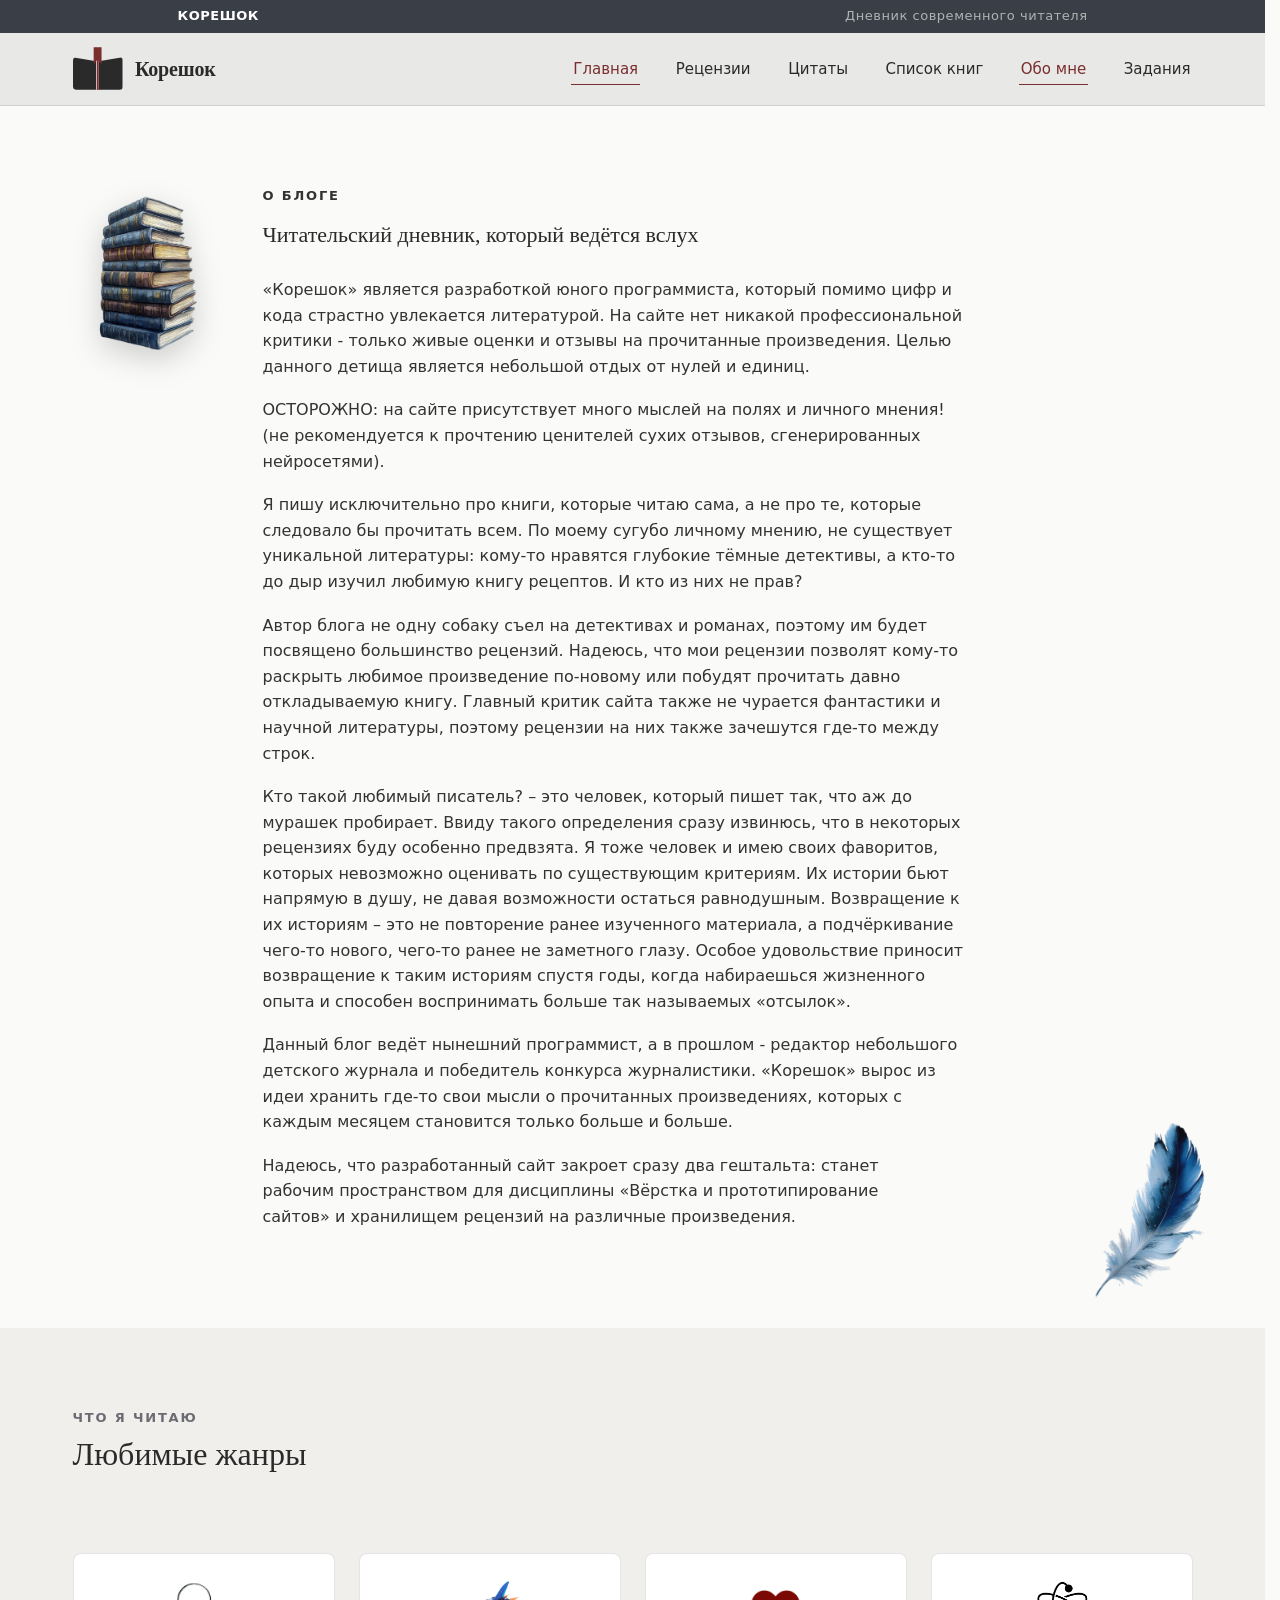
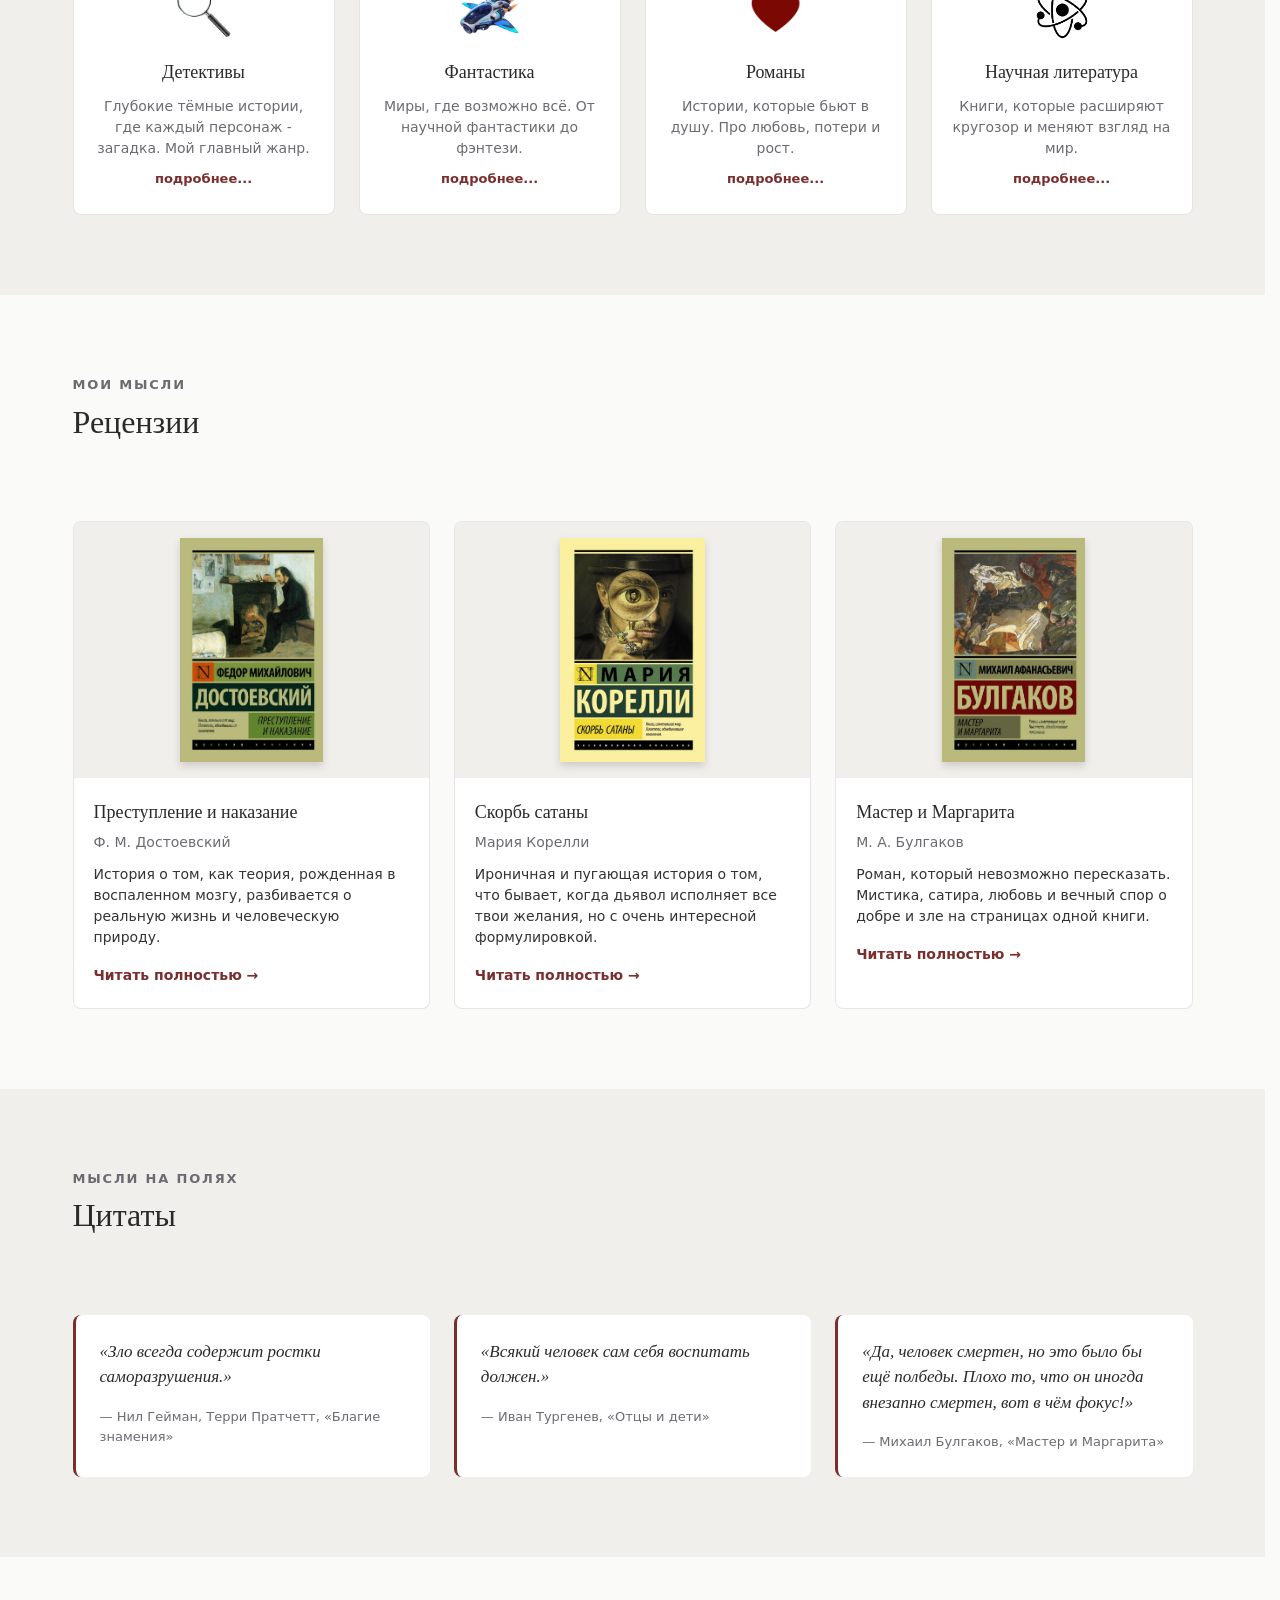
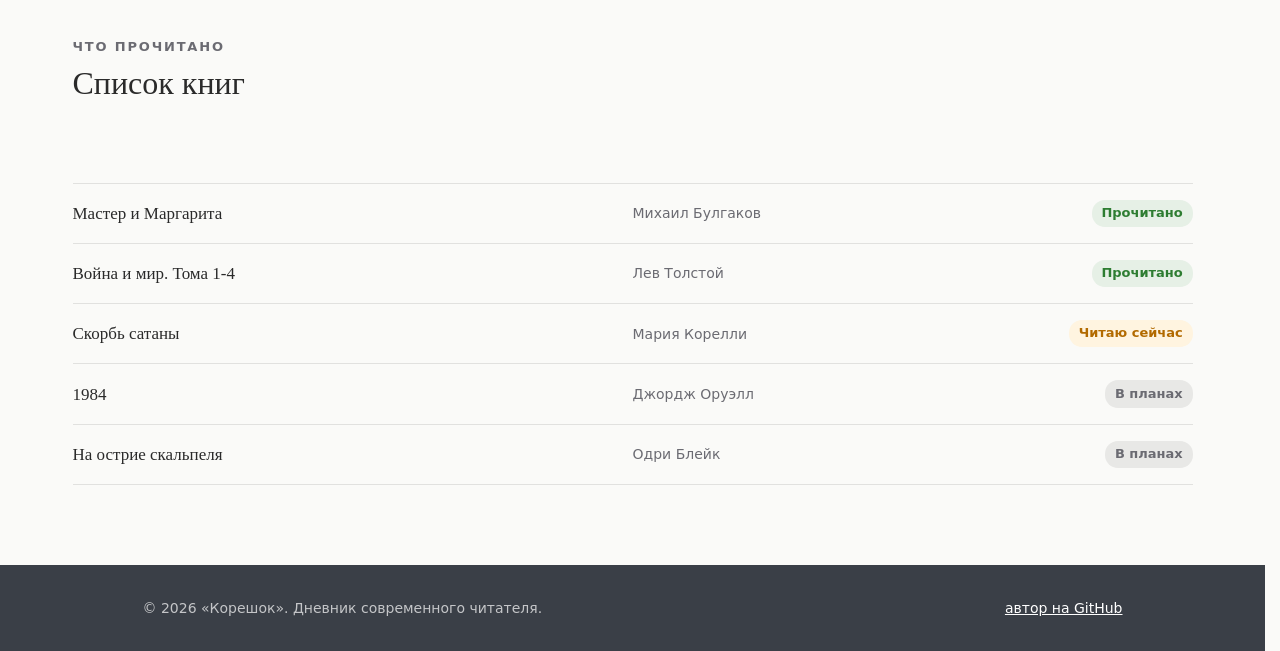
<file: index.html>
<!DOCTYPE html>
<html lang="ru">
    <head>
        <meta charset="UTF-8">
        <meta name="viewport" content="width=device-width, initial-scale=1.0">
        <title>Корешок - дневник современного читателя</title>
            
            <link rel="stylesheet" href="css/variables.css">
            <link rel="stylesheet" href="css/logo.css">
            <link rel="stylesheet" href="css/header.css">
            <link rel="stylesheet" href="css/hero.css">
            <link rel="stylesheet" href="css/components.css">
            <link rel="stylesheet" href="css/modals.css">
            <link rel="stylesheet" href="css/footer.css">
            <link rel="stylesheet" href="css/responsive.css">
    </head> 

<body>
    <!-- верхняя полоска (тёмная) -->
    <div class="topbar">
        <div class="container topbar_inner">
            <span class="topbar_text">Корешок</span>
            <span class="topbar_meta">Дневник современного читателя</span>
        </div>
    </div>

    <!-- шапка с меню -->
    <header class="header">
        <div class="container header_inner">
            <a href="index.html" class="logo" aria-label="Корешок — на главную">
                <span class="logo_book">
                    <!-- отрисовка логотипа -->
                    <span class="logo_page logo_page--left"></span>
                    <span class="logo_page logo_page--right"></span>
                    <span class="logo_bookmark"></span>
                </span>
                <span class="logo_text">Корешок</span>
            </a>

            <nav class="nav" aria-label="Основная навигация">
                <ul class="nav_list">
                    <li><a href="#about" class="nav_link">Главная</a></li>
                    <li><a href="#reviews" class="nav_link">Рецензии</a></li>
                    <li><a href="#quotes" class="nav_link">Цитаты</a></li>
                    <li><a href="#books" class="nav_link">Список книг</a></li>
                    <li><a href="#about" class="nav_link">Обо мне</a></li>
                    <li><a href="tasks/tasks.html" class="nav_link">Задания</a></li>
                </ul>
            </nav>
        </div>
    </header>

    <main>
    <!-- блок о блоге -->
    <section class="about" id="about">
      <div class="container about_inner">
        <div class="about_media">
          <img src="image/main_page/books-no-bg.png" alt="Стопка книг" class="about_books">
        </div>
        <div class="about_text">
          <p class="about_tag">О блоге</p>
          <h1 class="about_title">Читательский дневник, который ведётся вслух</h1>

          <p>«Корешок» является разработкой юного программиста, который помимо цифр и кода страстно увлекается литературой. На сайте нет никакой профессиональной критики - только живые оценки и отзывы на прочитанные произведения. Целью данного детища является небольшой отдых от нулей и единиц.</p>
          <p>ОСТОРОЖНО: на сайте присутствует много мыслей на полях и личного мнения! (не рекомендуется к прочтению ценителей сухих отзывов, сгенерированных нейросетями).</p>
          <p>Я пишу исключительно про книги, которые читаю сама, а не про те, которые следовало бы прочитать всем. По моему сугубо личному мнению, не существует уникальной литературы: кому-то нравятся глубокие тёмные детективы, а кто-то до дыр изучил любимую книгу рецептов. И кто из них не прав?</p>
          <p>Автор блога не одну собаку съел на детективах и романах, поэтому им будет посвящено большинство рецензий. Надеюсь, что мои рецензии позволят кому-то раскрыть любимое произведение по-новому или побудят прочитать давно откладываемую книгу. Главный критик сайта также не чурается фантастики и научной литературы, поэтому рецензии на них также зачешутся где-то между строк.</p>
          <p>Кто такой любимый писатель? – это человек, который пишет так, что аж до мурашек пробирает. Ввиду такого определения сразу извинюсь, что в некоторых рецензиях буду особенно предвзята. Я тоже человек и имею своих фаворитов, которых невозможно оценивать по существующим критериям. Их истории бьют напрямую в душу, не давая возможности остаться равнодушным. Возвращение к их историям – это не повторение ранее изученного материала, а подчёркивание чего-то нового, чего-то ранее не заметного глазу. Особое удовольствие приносит возвращение к таким историям спустя годы, когда набираешься жизненного опыта и способен воспринимать больше так называемых «отсылок».</p>
          <p>Данный блог ведёт нынешний программист, а в прошлом - редактор небольшого детского журнала и победитель конкурса журналистики. «Корешок» вырос из идеи хранить где-то свои мысли о прочитанных произведениях, которых с каждым месяцем становится только больше и больше. </p>
          <p>Надеюсь, что разработанный сайт закроет сразу два гештальта: станет рабочим пространством для дисциплины «Вёрстка и прототипирование сайтов» и хранилищем рецензий на различные произведения.</p>
        </div>
      </div>
      <img src="image/main_page/stylus-no-bg.png" alt="" class="about_quill" aria-hidden="true">
    </section>

    <!-- блок любимые жанры -->
    <section class="genres" id="genres">
        <div class="container">
            <p class="genres_tag">Что я читаю</p>
            <h2 class="genres_title">Любимые жанры</h2>
            <div class="genres_grid">

                <!-- детективы -->
                <a href="#modal-detective" class="genre_card">
                    <img src="image/genres/detective.png" alt="Детективы" class="genre_img">
                    <h3 class="genre_name">Детективы</h3>
                    <p class="genre_desc">Глубокие тёмные истории, где каждый персонаж - загадка. Мой главный жанр.</p>
                    <span class="genre_more">подробнее...</span>
                </a>

                <!-- фантастика -->
                <a href="#modal-fantasy" class="genre_card">
                    <img src="image/genres/fantasy.png" alt="Фантастика" class="genre_img">
                    <h3 class="genre_name">Фантастика</h3>
                    <p class="genre_desc">Миры, где возможно всё. От научной фантастики до фэнтези.</p>
                    <span class="genre_more">подробнее...</span>
                </a>

                <!-- романы -->
                <a href="#modal-novel" class="genre_card">
                    <img src="image/genres/novel.png" alt="Романы" class="genre_img">
                    <h3 class="genre_name">Романы</h3>
                    <p class="genre_desc">Истории, которые бьют в душу. Про любовь, потери и рост.</p>
                    <span class="genre_more">подробнее...</span>
                </a>

                <!-- научная литература -->
                <a href="#modal-science" class="genre_card">
                    <img src="image/genres/science.png" alt="Научная литература" class="genre_img">
                    <h3 class="genre_name">Научная литература</h3>
                    <p class="genre_desc">Книги, которые расширяют кругозор и меняют взгляд на мир.</p>
                    <span class="genre_more">подробнее...</span>
                </a>

            </div>
        </div>
    </section>

    <!-- блок рецензии -->
    <section class="reviews" id="reviews">
        <div class="container">
            <p class="reviews_tag">Мои мысли</p>
            <h2 class="reviews_title">Рецензии</h2>
            <div class="reviews_grid">

                <!-- книга Преступление и наказание -->
                <article class="review_card">
                    <div class="review_cover">
                        <img src="image/reviews/crime-and-punishment.jpg" alt="Преступление и наказание" class="review_img">
                    </div>
                    <div class="review_body">
                        <h3 class="review_name">Преступление и наказание</h3>
                        <p class="review_author">Ф. М. Достоевский</p>
                        <p class="review_text">История о том, как теория, рожденная в воспаленном мозгу, разбивается о реальную жизнь и человеческую природу.</p>
                        <a href="#modal-review-1" class="review_link">Читать полностью →</a>
                    </div>
                </article>

                <!-- книга Скорбь сатаны -->
                <article class="review_card">
                    <div class="review_cover">
                        <img src="image/reviews/sorrow-of-satan.jpg" alt="Скорбь сатаны" class="review_img">
                    </div>
                    <div class="review_body">
                        <h3 class="review_name">Скорбь сатаны</h3>
                        <p class="review_author">Мария Корелли</p>
                        <p class="review_text">Ироничная и пугающая история о том, что бывает, когда дьявол исполняет все твои желания, но с очень интересной формулировкой.</p>
                        <a href="#modal-review-2" class="review_link">Читать полностью →</a>
                    </div>
                </article>

                <!-- книга Мастер и Маргарита -->
                <article class="review_card">
                    <div class="review_cover">
                        <img src="image/reviews/master-and-margarita.jpg" alt="Мастер и Маргарита" class="review_img">
                    </div>
                    <div class="review_body">
                        <h3 class="review_name">Мастер и Маргарита</h3>
                        <p class="review_author">М. А. Булгаков</p>
                        <p class="review_text">Роман, который невозможно пересказать. Мистика, сатира, любовь и вечный спор о добре и зле на страницах одной книги.</p>
                        <a href="#modal-review-3" class="review_link">Читать полностью →</a>
                    </div>
                </article>

            </div>
        </div>
    </section>

    <!-- блок цитаты -->
    <section class="quotes" id="quotes">
        <div class="container">
            <p class="quotes_tag">Мысли на полях</p>
            <h2 class="quotes_title">Цитаты</h2>
            <div class="quotes_grid">

                <blockquote class="quote_card">
                    <p class="quote_text">«Зло всегда содержит ростки саморазрушения.»</p>
                    <footer class="quote_author">— Нил Гейман, Терри Пратчетт, «Благие знамения»</footer>
                </blockquote>

                <blockquote class="quote_card">
                    <p class="quote_text">«Всякий человек сам себя воспитать должен.»</p>
                    <footer class="quote_author">— Иван Тургенев, «Отцы и дети»</footer>
                </blockquote>

                <blockquote class="quote_card">
                    <p class="quote_text">«Да, человек смертен, но это было бы ещё полбеды. Плохо то, что он иногда внезапно смертен, вот в чём фокус!»</p>
                    <footer class="quote_author">— Михаил Булгаков, «Мастер и Маргарита»</footer>
                </blockquote>

            </div>
        </div>
    </section>

    <!-- блок список книг -->
    <section class="books" id="books">
        <div class="container">
            <p class="books_tag">Что прочитано</p>
            <h2 class="books_title">Список книг</h2>
            <ul class="books_list">
                <li class="books_item">
                    <span class="books_name">Мастер и Маргарита</span>
                    <span class="books_author">Михаил Булгаков</span>
                    <span class="books_status books_status--read">Прочитано</span>
                </li>
                <li class="books_item">
                    <span class="books_name">Война и мир. Тома 1-4</span>
                    <span class="books_author">Лев Толстой</span>
                    <span class="books_status books_status--read">Прочитано</span>
                </li>
                <li class="books_item">
                    <span class="books_name">Скорбь сатаны</span>
                    <span class="books_author">Мария Корелли</span>
                    <span class="books_status books_status--reading">Читаю сейчас</span>
                </li>
                <li class="books_item">
                    <span class="books_name">1984</span>
                    <span class="books_author">Джордж Оруэлл</span>
                    <span class="books_status books_status--plan">В планах</span>
                </li>
                <li class="books_item">
                    <span class="books_name">На острие скальпеля</span>
                    <span class="books_author">Одри Блейк</span>
                    <span class="books_status books_status--plan">В планах</span>
                </li>
            </ul>
        </div>
    </section>
    </main>

    <!-- footer -->
    <footer class="footer">
        <div class="container footer_inner">
            <p class="footer_text">© 2026 «Корешок». Дневник современного читателя.</p>
            <a href="https://github.com/pietoto" class="footer_link" target="_blank" rel="noopener">автор на GitHub</a>
        </div>
    </footer>

    <!-- модальные окна -->

    <!-- модальное окно для детективов -->
    <div id="modal-detective" class="modal">
        <div class="modal-content">
            <a href="#genres" class="modal-close" aria-label="Закрыть"></a>
            <h2>Детективы</h2>
            <div class="modal-body">
                <p>Детективы - это мой главный жанр. Я люблю их за то, что каждый персонаж здесь - загадка, а сюжет держит в напряжении до последней страницы. В хорошем детективе важно не только «кто убил», но и «почему» - мотивы, психология, тёмные уголки человеческой души.</p>
                <p>Мои фавориты в этом жанре - классические английские детективы (Агата Кристи, Артур Конан Дойл) и современные скандинавские триллеры. Люблю, когда автор играет с читателем, подбрасывает ложные следы и заставляет сомневаться в каждом герое.</p>
                <p>Если вы тоже любите детективы - загляните в раздел «Рецензии», там есть несколько моих отзывов на книги этого жанра.</p>
            </div>
            <img src="image/genres/detective.png" alt="" class="modal-decor">
        </div>
    </div>

    <!-- модальное окно для фантастики -->
    <div id="modal-fantasy" class="modal">
        <div class="modal-content">
            <a href="#genres" class="modal-close" aria-label="Закрыть"></a>
            <h2>Фантастика</h2>
            <div class="modal-body">
                <p>Фантастика - это жанр, где возможно всё. Я люблю его за свободу: здесь можно построить целые миры, придумать новые законы физики, заселить планеты необычными существами. Но настоящая фантастика - не про технологии, а про людей. Про то, как мы поведём себя в новых условиях.</p>
                <p>Я читаю и научную фантастику (космос, будущее, ИИ), и фэнтези (магия, драконы, средневековые миры). Ценю книги, где за фантастическим сюжетом скрывается глубокий философский смысл.</p>
                <p>Из любимого - «Дюна» Фрэнка Герберта, «451° по Фаренгейту» Рэя Брэдбери и современные авторы вроде Нила Стивенсона.</p>
            </div>
            <img src="image/genres/fantasy.png" alt="" class="modal-decor">
        </div>
    </div>

    <!-- модальное окно для романов -->
    <div id="modal-novel" class="modal">
        <div class="modal-content">
            <a href="#genres" class="modal-close" aria-label="Закрыть"></a>
            <h2>Романы</h2>
            <div class="modal-body">
                <p>Романы - это истории, которые бьют в душу. Про любовь, потери, взросление и поиск себя. Хороший роман - это когда закрываешь книгу и ещё несколько дней ходишь под впечатлением, прокручивая в голове судьбы героев.</p>
                <p>Я люблю и классические романы (Достоевский, Толстой, Джейн Остин), и современные (Салли Руни, Донна Тартт). Ценю книги, где герои живые - с ошибками, сомнениями и противоречиями.</p>
                <p>Романы - это отдых от детективов и фантастики, возможность погрузиться в человеческие отношения и переживания.</p>
            </div>
            <img src="image/genres/novel.png" alt="" class="modal-decor">
        </div>
    </div>

    <!-- модальное окно для научной литературы -->
    <div id="modal-science" class="modal">
        <div class="modal-content">
            <a href="#genres" class="modal-close" aria-label="Закрыть"></a>
            <h2>Научная литература</h2>
            <div class="modal-body">
                <p>Научная литература - это книги, которые расширяют кругозор и меняют взгляд на мир. Я читаю научпоп про физику, биологию, нейронауки и историю - всё, что помогает лучше понять, как устроен мир и мы сами.</p>
                <p>Из любимого - «Краткая история времени» Стивена Хокинга, «Сапиенс» Юваля Ноя Харари, книги Ричарда Докинза и Карла Сагана. Ценю авторов, которые умеют объяснять сложное простым языком, не теряя глубины.</p>
                <p>Научная литература - это не скучно. Это как путешествие в неизвестное, которое всегда рядом.</p>
            </div>
            <img src="image/genres/science.png" alt="" class="modal-decor">
        </div>
    </div>



    <!-- модальное окно для рецензии на преступление и наказание -->
    <div id="modal-review-1" class="modal">
        <div class="modal-content">
            <a href="#reviews" class="modal-close" aria-label="Закрыть"></a>
            <h2>Преступление и наказание</h2>
            <div class="modal-body">
                <p>Этот роман я читала долго, вдумчиво и с перерывами. Достоевский не пишет легко, но он пишет так, что после закрытия книги ты еще долго сидишь и смотришь в одну точку.</p>
                <p>Раскольников - это персонаж, которого одновременно жаль и от которого хочется отстраниться. Его теория о «право имеющих» рушится в ту же секунду, когда он переступает черту. И весь роман - это путь к осознанию того, что человек не может жить без боли и сострадания.</p>
                <p>Для меня эта книга - не просто классика, а рентген человеческой души. Очень советую читать ее в зрелом возрасте, когда теория уже не кажется такой привлекательной, а понятие «наказание» звучит не как приговор, а как облегчение.</p>
            </div>
        </div>
    </div>

    <!-- модальное окно для рецензии на скорбь сатаны -->
    <div id="modal-review-2" class="modal">
        <div class="modal-content">
            <a href="#reviews" class="modal-close" aria-label="Закрыть"></a>
            <h2>Скорбь сатаны</h2>
            <div class="modal-body">
                <p>Эта книга - отличный пример того, как можно написать историю о дьяволе без ужасов и крови. Люцифер здесь не страшное чудовище, а скорее циничный наблюдатель, которому скучно в аду и хочется посмотреть, как живут люди.</p>
                <p>Он дарит главному герою все: деньги, славу, власть, красоту. Но у всего есть цена. И наблюдать за тем, как герой расплачивается за исполненные желания - это смесь сатиры и трагедии.</p>
                <p>Меня больше всего зацепила ирония автора. Это не просто мистика, это очень тонкий психологический этюд о человеческой жадности, тщеславии и том, что в жизни не бывает бесплатного сыра.</p>
            </div>
        </div>
    </div>

    <!-- модальное окно для рецензии на мастера и Маргариту -->
    <div id="modal-review-3" class="modal">
        <div class="modal-content">
            <a href="#reviews" class="modal-close" aria-label="Закрыть"></a>
            <h2>Мастер и Маргарита</h2>
            <div class="modal-body">
                <p>Мое возвращение к этому роману было трепетным. Впервые я читала его в школе и поняла примерно 30%. Второй раз - в универе, и тогда открылось гораздо больше. А сейчас я перечитываю его и понимаю, что «Мастер и Маргарита» - это не просто книга, это целый мир, в который можно заходить как в свой собственный.</p>
                <p>Воланд со свитой, Иешуа и Пилат, московские главы и вечный бал - здесь нет ничего лишнего. Булгаков смог уместить в одном романе и сатиру на современное ему общество, и трагедию одиночества, и бесконечную любовь.</p>
                <p>Для меня эта книга - о трусости и внутренней свободе. «Трусость - самый страшный порок» - эта фраза с годами становится только точнее. Если вы еще не читали - начните. Если читали - перечитайте. Каждый раз вы будете находить что-то новое.</p>
            </div>
        </div>
    </div>
</body>
</html>
</file>
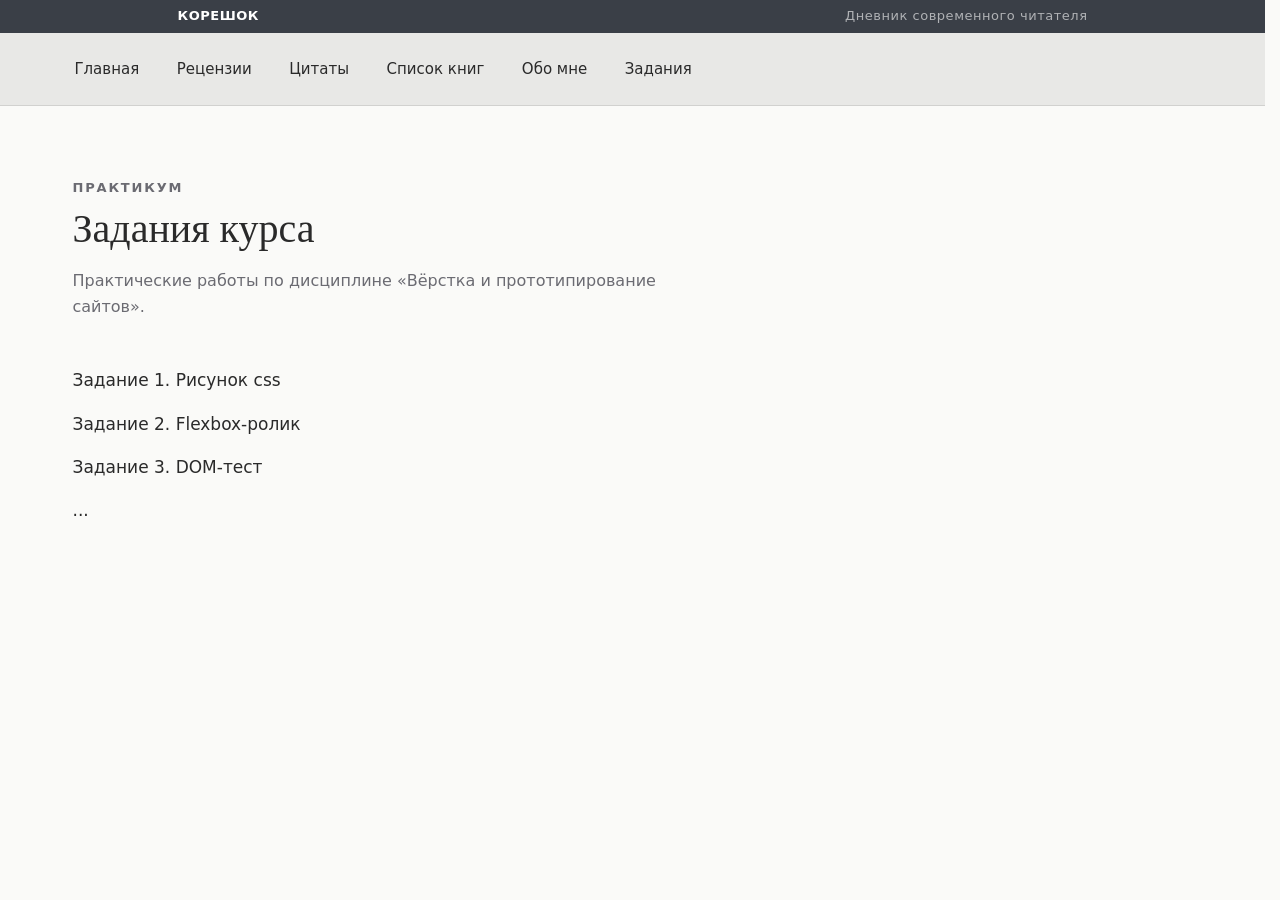
<file: tasks/tasks.html>
<!DOCTYPE html>
<html lang="ru">
<head>
    <meta charset="UTF-8">
    <meta name="viewport" content="width=device-width, initial-scale=1.0">
    <title>Задания курса</title>
    <link rel="stylesheet" href="../css/variables.css">

    <link rel="stylesheet" href="../css/header.css">

    <link rel="stylesheet" href="../css/footer.css">

    <link rel="stylesheet" href="../css/task.css">
    
    <link rel="stylesheet" href="../css/responsive.css">

</head>
<body>

    <!-- верхняя полоска (тёмная) -->
    <div class="topbar">
        <div class="container topbar_inner">
            <span class="topbar_text">Корешок</span>
            <span class="topbar_meta">Дневник современного читателя</span>
        </div>
    </div>

    <!-- верхняя полоска (шапка с меню) -->
    <header class="header">
        <div class="container header_inner">
            <nav class="nav" aria-label="Основная навигация">
                <ul class="nav_list">
                    <li><a href="../index.html">Главная</a></li>
                    <li><a href="../index.html">Рецензии</a></li>
                    <li><a href="../index.html">Цитаты</a></li>
                    <li><a href="../index.html">Список книг</a></li>
                    <li><a href="../index.html">Обо мне</a></li>
                    <li><a href="../index.html" class="is-active">Задания</a></li>
                </ul>
            </nav>
        </div>
    </header>

    <!-- задания -->
    <main class="tasks">
        <div class="container">

            <p class="tasks_tag">Практикум</p>
            <h1 class="tasks_title">Задания курса</h1>
            <p class="tasks_lead">
                Практические работы по дисциплине «Вёрстка и прототипирование сайтов».
            </p>

            <ul class="tasks_list">
                <li><a href="task_pic_css_1/index_task_1.html">Задание 1. Рисунок css</a></li>
                <li><a href="task_flexbox_2/index_task_2.html">Задание 2. Flexbox-ролик</a></li>
                <li><a href="task_test_js_3/index_task_3.html">Задание 3. DOM-тест</a></li>
                <li><a href="tasks.html">...</a></li>
            </ul>

        </div>
    </main>

</body>
</html>
</file>
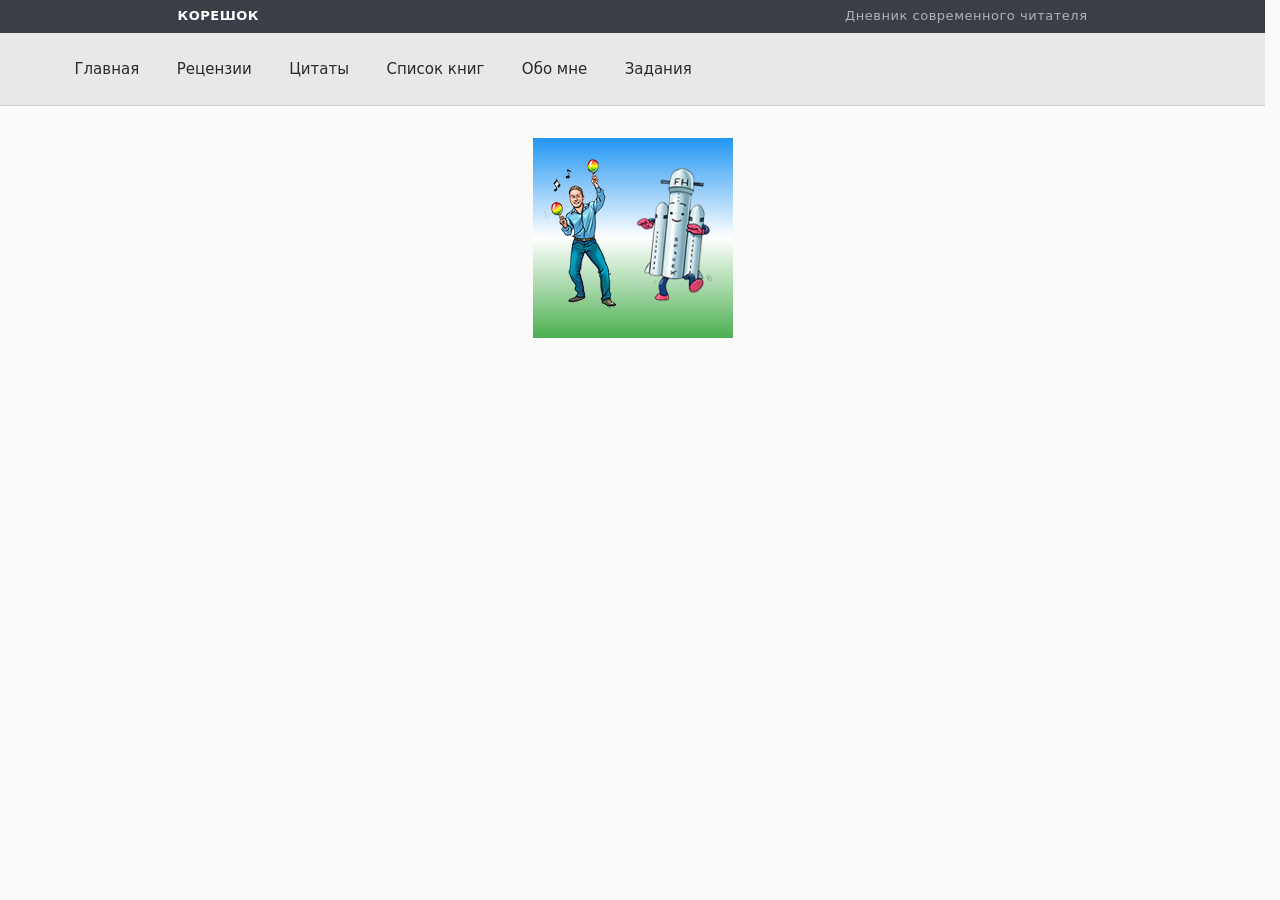
<file: tasks/task_flexbox_2/index_task_2.html>
<!DOCTYPE html>
<html lang="ru">
    <head>
        <meta charset="UTF-8">
        <meta name="viewport" content="width=device-width, initial-scale=1.0">
        <title>Вариант 4</title>
        
        <!-- общие стили -->
        <link rel="stylesheet" href="../../css/variables.css">
        <link rel="stylesheet" href="../../css/header.css">
        <link rel="stylesheet" href="../../css/footer.css">
        <link rel="stylesheet" href="../../css/responsive.css">

        <!-- стиль для анимации картинки -->
         <link rel="stylesheet" href="style/flexbox.css">

    </head>
    <body>
        <!-- верхняя полоска (тёмная) -->
        <div class="topbar">
            <div class="container topbar_inner">
                <span class="topbar_text">Корешок</span>
                <span class="topbar_meta">Дневник современного читателя</span>
            </div>
        </div>

        <!-- верхняя полоска (шапка с меню) -->
         <header class="header">
            <div class="container header_inner">
                <nav class="nav" aria-label="Основная навигация">
                    <ul class="nav_list">
                        <li><a href="../../index.html">Главная</a></li>
                        <li><a href="../../index.html">Рецензии</a></li>
                        <li><a href="../../index.html">Цитаты</a></li>
                        <li><a href="../../index.html">Список книг</a></li>
                        <li><a href="../../index.html">Обо мне</a></li>
                        <li><a href="../tasks.html" class="is-active">Задания</a></li>
                    </ul>
                </nav>
            </div>
        </header>
        <!-- синтаксис задания -->
         <main class="container task_2-container">
            <!-- для переключения состояний -->
            <input type="checkbox" id="task4-click" class="task-click-input">
            <label for="task4-click" class="image-wrapper">
            <div class="image-wrapper">

                <!-- статичное состояние -->
                <div class="task-state task-static">
                    <img src="var4/mask3.png" class="mask-static mask-dance-left">
                    <img src="var4/mask2.png" class="mask-static rocket-dance-right">
                </div>
                <!-- при наведении -->
                <div class="task-state task-hover">
                    <img src="var4/mask5.png" class="mask-hover mask-center">
                    <img src="var4/mask4.png" class="mask-hover rocket-fly">
                    <p class="mask-caption">Как тебе такое?</p>
                </div>
                <!-- при нажатии -->
                 <div class="task-state task-active">
                    <img src="var4/finger3.png" class="finger-active finger-center">
                    <img src="var4/finger2.png" class="finger-active finger-shake">
                    <p class="active-caption">Меня не удивишь</p>
                 </div>
            </div>
         </main>
        
    </body>
</html>
</file>
<file: css/variables.css>
/* базовые настройки стилей */

/* переменные */
:root {
    /* цвет тёмной полоски */
    --topbar-bg: #3a3f47; 
    /* цвет шапки */
    --header-bg: #e8e8e6;
    /* цвет страницы */
    --bg: #fafaf8;
    /* цвет текста */
    --fg: #2a2a2a;
    /* цвет второстепенного текста */
    --muted: #6b6b72;
    /* акцентный цвет для ссылок, закладок, корешка */
    --accent: #7a2e2e;
    /* цвет тонких линий и границ */
    --line: rgba(42, 42, 42, .12);
    /* максимальная ширина контейнера */
    --max-w: 70em;
    /* шрифты */
    --font-sans: system-ui, -apple-system, 'Segoe UI', Roboto, Arial, sans-serif;
    --font-serif: Georgia, 'Times New Roman', 'PT Serif', serif;
}

html {
    scrollbar-gutter: stable;
    overflow-y: scroll;
    font-size: 16px;
}

*, *::before, *::after {
    box-sizing: border-box;
}

body {
    margin: 0;
    background: var(--bg);
    color: var(--fg);
    font-family: var(--font-sans);
    font-size: 1em;
    line-height: 1.6;
    -webkit-font-smoothing: antialiased;
}

img {
    max-width: 100%;
    display: block;
}

/* изменение стилей ссылок */
a {
    color: inherit;
    /* убираем стандартные подчёркивания */
    text-decoration: none;
}

.container {
    width: min(var(--max-w), 92%);
    margin-inline: auto;
}
</file>
<file: css/logo.css>
/* логотип */
.logo {
    display: inline-flex;
    align-items: center;
    gap: 0.625em; 
    color: var(--fg);
    font-family: var(--font-serif);
    font-size: 1.25em;
    font-weight: 700;
    letter-spacing: -0.01em;
    text-decoration: none;
    transition: opacity .2s ease;
}

.logo:hover {
    opacity: .8;
    text-decoration: none;
}

/* контейнер для всей книги */
.logo_book {
    position: relative;
    width: 2.5em; 
    height: 2.125em;
    flex: 0 0 2.5em;
}

/* страницы книги (левая и правая) */
.logo_page {
    position: absolute;
    bottom: 0;
    width: 1.1875em;
    height: 1.625em;
    background: currentColor;
}

.logo_page--left {
    left: 0;
    clip-path: polygon(0 0, 100% 12%, 100% 100%, 0 100%);
    border-radius: 0.1875em 0 0 0.1875em;
}

.logo_page--right {
    right: 0;
    clip-path: polygon(0 12%, 100% 0, 100% 100%, 0 100%);
    border-radius: 0 0.1875em 0.1875em 0;
}

/* корешок */
.logo_book::before {
    content: "";
    position: absolute;
    left: 50%;
    bottom: 0;
    transform: translateX(-50%);
    width: 0.125em;
    height: 1.625em;
    background: var(--accent);
}

/* закладка */
.logo_bookmark {
    position: absolute;
    top: 0;
    left: 50%;
    transform: translateX(-50%);
    width: 0.4375em;
    height: 0.875em; 
    background: var(--accent);
    clip-path: polygon(0 0, 100% 0, 100% 100%, 50% 70%, 0 100%);
}

/* текст рядом с лого */
.logo_text {
    line-height: 1;
}
</file>
<file: css/header.css>
/* тёмная полоска сверху */
.topbar {
    background: var(--topbar-bg);
    color: #ffffff;
}

/* начинка тёмной полоски (корешок + дневник современного читателя) */
.topbar_inner {
    display: flex;
    align-items: center;
    justify-content: space-between;
    height: 2.5em;
    padding: 0;
    font-family: var(--font-sans);
    font-size: 0.8125em;
    letter-spacing: .04em;
}

/* корешок */
.topbar_text {
    font-weight: 600;
    text-transform: uppercase;
}

/* дневник современного читателя */
.topbar_meta {
    color: rgba(255, 255, 255, .6);
}

/* светлая шапка */
.header {
    background: var(--header-bg);
    border-bottom: 1px solid var(--line);
    position: sticky;
    top: 0;
    z-index: 1000;
}

.header_inner {
    display: flex;
    align-items: center;
    justify-content: space-between;
    flex-wrap: wrap;
    height: 4.5em;
    padding: 0;
}

/* меню */
.nav_list {
    display: flex;
    flex-wrap: nowrap;
    gap: 2.25em;
    list-style: none; 
    margin: 0;
    padding: 0;
    height: 100%;
    align-items: center;
    font-family: var(--font-sans);
    font-size: 0.9375em;
}

/* ссылки в меню */
.nav_list a {
    white-space: nowrap;
    color: var(--fg);
    text-decoration: none;
    padding: 0.375em 0.125em;
    position: relative;
    transition: color .2s ease;
}

/* линия подчёркивания при наведении */
.nav_list a::after {
    content: "";
    position: absolute;
    left: 0;
    right: 0;
    bottom: -0.125em;
    height: 1px;
    background: currentColor;
    transform: scaleX(0);
    transform-origin: left;
    transition: transform .25s ease;
}

/* эффекты при наведении */
.nav_list a:hover,
.nav_list a:focus {
    color: var(--accent);
    outline: none;
}
.nav_list a:hover::after,
.nav_list a:focus::after {
    transform: scaleX(1);
}

/* подсветка активного пункта меню (того, на который нажали) */
body:has(#reviews:target) .nav_list a[href="#reviews"],
body:has(#quotes:target) .nav_list a[href="#quotes"],
body:has(#books:target) .nav_list a[href="#books"] {
    color: var(--accent);
}

body:has(#reviews:target) .nav_list a[href="#reviews"]::after,
body:has(#quotes:target) .nav_list a[href="#quotes"]::after,
body:has(#books:target) .nav_list a[href="#books"]::after {
    transform: scaleX(1);
}

body:not(:has(#reviews:target)):not(:has(#quotes:target)):not(:has(#books:target)) .nav_list a[href="#about"] {
    color: var(--accent);
}
body:not(:has(#reviews:target)):not(:has(#quotes:target)):not(:has(#books:target)) .nav_list a[href="#about"]::after {
    transform: scaleX(1);
}
</file>
<file: css/hero.css>
/* блок о блоге */
.about {
    position: relative;
    padding: 5em 0;
    overflow: hidden;
}

/* сетка для картинки книги + текст */
.about_inner {
    display: grid;
    grid-template-columns: 9.375em 1fr;
    gap: 2.5em;
    align-items: start;
}

.about_media {
    position: relative;
    min-height: 8.125em;
}


.about_books {
    width: 100%;
    height: auto;
    filter: drop-shadow(0 0.625em 0.9375em rgba(0, 0, 0, .18));
}

.about_text {
    position: relative;
    z-index: 1;
}

/* подзаголовок О БЛОГЕ */
.about_tag {
    font-family: var(--font-sans);
    font-size: 0.8125em;
    font-weight: 600;
    letter-spacing: .14em;
    text-transform: uppercase;
    color: var(--muted);
    margin: 0 0 0.5em;
}

/* главный заголовок */
.about_title {
    font-family: var(--font-serif);
    font-weight: 400;
    font-size: 1.375em;
    line-height: 1.3;
    margin: 0 0 1.25em;
    color: var(--fg);
}

/* абзацы текста */
.about_text p {
    margin: 0 0 1.125em;
    color: #333;
    max-width: 70ch;
}

/* последний абзац */
.about_text p:last-child {
    padding-right: 5em;
}

/* картинка пера */
.about_quill {
    position: absolute;
    right: 3%;
    bottom: 1.25em;
    width: 10em;
    height: auto;
    opacity: .95;
    pointer-events: none;
    user-select: none;
    z-index: 0;
}
</file>
<file: css/components.css>
/* блок жанры */
.genres {
    padding: 5em 0;
    background: #f0efec;
}

/* заголовок ЧТО Я ЧИТАЮ */
.genres_tag {
    font-family: var(--font-sans);
    font-size: 0.8125em;
    font-weight: 600;
    letter-spacing: 0.14em;
    text-transform: uppercase;
    color: var(--muted);
    margin: 0 0 0.5em;
}
/* заголовок Любимые жанры */
.genres_title {
    font-family: var(--font-serif);
    font-weight: 400;
    font-size: 2em;
    line-height: 1.2;
    margin: 0 0 2.5em;
    color: var(--fg);
}

/* сетка из 4 карточек одинаковой ширины */
.genres_grid {
    display: grid;
    grid-template-columns: repeat(4, 1fr);
    gap: 1.5em;
}

/* карточка жанра */
.genre_card {
    background: #fff;
    border: 1px solid var(--line);
    border-radius: 0.5em;
    padding: 1.5em 1.25em;
    text-align: center;
    transition: transform 0.2s, box-shadow 0.2s;
    text-decoration: none;
    color: inherit;
    display: block;
}

/* эффект при наведении */
.genre_card:hover {
    transform: translateY(-0.25em);
    box-shadow: 0 0.5em 1.25em rgba(0, 0, 0, 0.08);
}

/* изображение карточки*/
.genre_img {
    width: 4em;
    height: 4em;
    margin: 0 auto 1em;
    object-fit: contain;
}

/* заголовок карточки*/
.genre_name {
    font-family: var(--font-serif);
    font-size: 1.125em;
    font-weight: 400;
    margin: 0 0 0.5em;
    color: var(--fg);
}

/* описание карточки */
.genre_desc {
    font-size: 0.875em;
    color: var(--muted);
    margin: 0;
    line-height: 1.5;
}

/* подробнее */
.genre_more {
    display: inline-block;
    font-size: 0.8125em;
    color: var(--accent);
    font-weight: 600;
    margin-top: 0.75em;
    transition: opacity 0.2s;
}

.genre_card:hover .genre_more {
    opacity: 0.7;
}

/* блок рецензии */
.reviews {
    padding: 5em 0;
    background: #fafaf8;
}

.reviews_tag {
    font-family: var(--font-sans);
    font-size: 0.8125em;
    font-weight: 600;
    letter-spacing: 0.14em;
    text-transform: uppercase;
    color: var(--muted);
    margin: 0 0 0.5em;
}

.reviews_title {
    font-family: var(--font-serif);
    font-weight: 400;
    font-size: 2em;
    line-height: 1.2;
    margin: 0 0 2.5em;
    color: var(--fg);
}

/* 3 колонки */
.reviews_grid {
    display: grid;
    grid-template-columns: repeat(3, 1fr);
    gap: 1.5em;
}


.review_card {
    background: #fff;
    border: 1px solid var(--line);
    border-radius: 0.5em;
    overflow: hidden;
    transition: transform 0.2s, box-shadow 0.2s;
}

.review_card:hover {
    transform: translateY(-0.25em);
    box-shadow: 0 0.5em 1.25em rgba(0, 0, 0, 0.08);
}

.review_cover {
    height: 16em; 
    background: #f0efec; 
    display: flex;
    align-items: center;
    justify-content: center;
    padding: 1em;
}

.review_img {
    max-height: 100%;
    max-width: 100%;
    object-fit: contain; 
    box-shadow: 0 0.25em 0.5em rgba(0, 0, 0, 0.15); 
}

.review_body {
    padding: 1.25em;
}

.review_name {
    font-family: var(--font-serif);
    font-size: 1.125em;
    font-weight: 400;
    margin: 0 0 0.25em;
    color: var(--fg);
}

.review_author {
    font-size: 0.875em;
    color: var(--muted);
    margin: 0 0 0.75em;
}

.review_text {
    font-size: 0.875em;
    color: #333;
    line-height: 1.5;
    margin: 0 0 1em;
}

.review_link {
    font-size: 0.875em;
    color: var(--accent);
    font-weight: 600;
    transition: opacity 0.2s;
}

.review_link:hover {
    opacity: 0.7;
}

/* блок цитаты */
.quotes {
    padding: 5em 0;
    background: #f0efec;
}

.quotes_tag {
    font-family: var(--font-sans);
    font-size: 0.8125em;
    font-weight: 600;
    letter-spacing: 0.14em;
    text-transform: uppercase;
    color: var(--muted);
    margin: 0 0 0.5em;
}

.quotes_title {
    font-family: var(--font-serif);
    font-weight: 400;
    font-size: 2em;
    line-height: 1.2;
    margin: 0 0 2.5em;
    color: var(--fg);
}

.quotes_grid {
    display: grid;
    grid-template-columns: repeat(3, 1fr);
    gap: 1.5em;
}

.quote_card {
    background: #fff;
    border-left: 3px solid var(--accent);
    border-radius: 0.5em;
    padding: 1.5em;
    margin: 0;
}

.quote_text {
    font-family: var(--font-serif);
    font-size: 1.0625em;
    font-style: italic;
    line-height: 1.5;
    color: var(--fg);
    margin: 0 0 1em;
}

.quote_author {
    font-size: 0.8125em;
    color: var(--muted);
}

/* блок список книг */
.books {
    padding: 5em 0;
    background: #fafaf8;
}

.books_tag {
    font-family: var(--font-sans);
    font-size: 0.8125em;
    font-weight: 600;
    letter-spacing: 0.14em;
    text-transform: uppercase;
    color: var(--muted);
    margin: 0 0 0.5em;
}

.books_title {
    font-family: var(--font-serif);
    font-weight: 400;
    font-size: 2em;
    line-height: 1.2;
    margin: 0 0 2.5em;
    color: var(--fg);
}

.books_list {
    list-style: none;
    margin: 0;
    padding: 0;
    border-top: 1px solid var(--line);
}

.books_item {
    display: grid;
    grid-template-columns: 2fr 1fr 1fr;
    gap: 1em;
    padding: 1em 0;
    border-bottom: 1px solid var(--line);
    align-items: center;
}

.books_name {
    font-family: var(--font-serif);
    font-size: 1.0625em;
    color: var(--fg);
}

.books_author {
    font-size: 0.875em;
    color: var(--muted);
}

.books_status {
    font-size: 0.8125em;
    font-weight: 600;
    padding: 0.25em 0.75em;
    border-radius: 1em;
    text-align: center;
    justify-self: end;
}

.books_status--read {
    background: #e6f0e6;
    color: #2e7d32;
}

.books_status--reading {
    background: #fff4e0;
    color: #b26a00;
}

.books_status--plan {
    background: #e8e8e6;
    color: var(--muted);
}

#about,
#reviews,
#quotes,
#books,
#genres {
    scroll-margin-top: 5em; /* учёт высоты только информативной части шапки (для корректного сохранения шапки)*/
}
</file>
<file: css/modals.css>
/* модальные окна */
.modal {
    display: none;
    position: fixed;
    inset: 0;
    background-color: rgba(0, 0, 0, 0.6);
    z-index: 2000;
    justify-content: center;
    align-items: center;
    padding: 1.25em;
}

/* появление модального окна */
.modal:target {
    display: flex;
}

/* контейнер под модальный контент */
.modal-content {
    position: relative;
    background: #fafaf8;
    border-radius: 1em;
    padding: 2.5em;
    max-width: 40em;
    width: 100%;
    max-height: 85vh;
    overflow-y: auto;
    text-align: left;
}

/* заголовок в модальном окне */
.modal-content h2 {
    font-family: var(--font-serif);
    font-size: 1.75em;
    font-weight: 400;
    color: var(--fg);
    margin: 0 0 1.25em;
}

/* текст в модальном окне */
.modal-body p {
    font-size: 0.9375em;
    line-height: 1.6;
    color: #333;
    margin: 0 0 1em;
}

/* отступ для последнего абзаца (для картинки) */
.modal-body p:last-child {
    margin-bottom: 0;
}

/* кнопка закрытия */
.modal-close {
    position: absolute;
    top: 1em;
    right: 1em;
    width: 2em;
    height: 2em;
    z-index: 10;
    transition: transform 0.2s;
}

/* наведение на крестик */
.modal-close:hover {
    transform: scale(1.15);
}

/* отрисовка крестика */
.modal-close::before,
.modal-close::after {
    content: "";
    position: absolute;
    top: 50%;
    left: 0;
    width: 2em;
    height: 0.125em;
    background: var(--fg);
    border-radius: 0.125em;
}

.modal-close::before {
    transform: rotate(45deg);
}

.modal-close::after {
    transform: rotate(-45deg);
}

/* картинка в модальном окне */
.modal-decor {
    position: absolute;
    bottom: 1em;
    right: 1em;
    width: 5em;
    height: auto;
    opacity: 0.15;
    pointer-events: none;
}
</file>
<file: css/footer.css>
/* подвал */
.footer {
    background: var(--topbar-bg);
    color: #fff;
    padding: 2em 0;
    margin-top: 0;
}

/* начинка подвала */
.footer_inner {
    display: flex;
    justify-content: space-between;
    align-items: center;
    font-size: 0.875em;
    color: rgba(255, 255, 255, 0.7);
}

/* текст подвала */
.footer_text {
    margin: 0;
}

/* ссылка в подвале */
.footer_link {
    color: #fff;
    text-decoration: underline;
    transition: opacity 0.2s;
}

/* эффекты при наведении в подвале */
.footer_link:hover {
    opacity: 0.7;
}
</file>
<file: css/responsive.css>
/* адаптив */

@media (max-width: 980px) {
    .about_inner {
        grid-template-columns: 1fr;
        gap: 2em;
    }
    .about_media {
        max-width: 8.75em;
        margin-inline: auto;
    }
    .about_quill {
        display: none;
    }
    .about_text p:last-child {
        padding-right: 0;
    }
    .genres_grid {
        grid-template-columns: repeat(2, 1fr);
    }
    .reviews_grid,
    .quotes_grid {
        grid-template-columns: repeat(2, 1fr);
    }
}

@media (max-width: 720px) {
    html {
        font-size: 14px;
    }
    .header {
        position: sticky;
        top: 0;
        height: auto;   
    }
    .header_inner {
        flex-direction: column;
        justify-content: center;
        padding: 1em 0;    
        gap: 0.75em;
        height: auto;   
    }
    /* логотип всегда на месте, не сжимается */
    .logo {
        flex-shrink: 0;
    }
    .nav_list {
        flex-wrap: wrap;
        justify-content: center;
        gap: 1em;
        font-size: 0.875em;
    }
    .about {
        padding: 3em 0 4em;
    }
    .about_title {
        font-size: 1.25em;
    }
    /* скрываем картинки стопки книг и пера в о себе */
    .about_media {
        display: none;
    }
    .about_quill {
        display: none;
    }
    .about_inner {
        grid-template-columns: 1fr; /* текст занимает всю ширину */
    }
    .about_text p:last-child {
        padding-right: 0;
    }
    .genres {
        padding: 3em 0;
    }
    .genres_title {
        font-size: 1.5em;
    }
    .genres_grid {
        grid-template-columns: 1fr;
        gap: 1em;
    }
    .reviews_grid,
    .quotes_grid {
        grid-template-columns: 1fr;
    }
    .books_item {
        grid-template-columns: 1fr;
        gap: 0.25em;
    }
    .books_status {
        justify-self: start;
    }
    .footer_inner {
        flex-direction: column;
        gap: 0.75em;
        text-align: center;
    }
    .modal-content {
        padding: 1.5em;
    }
    .modal-content h2 {
        font-size: 1.375em;
    }
    .modal-decor {
        display: none;
    }
}
</file>
<file: css/task.css>
/* страница Задания */
.tasks {
    padding: 72px 0 96px;
}

.tasks_tag {
    font-family: var(--font-sans);
    font-size: 13px;
    font-weight: 600;
    letter-spacing: .14em;
    text-transform: uppercase;
    color: var(--muted);
    margin: 0 0 8px;
}

.tasks_title {
    font-family: var(--font-serif);
    font-weight: 400;
    font-size: 40px;
    line-height: 1.15;
    margin: 0 0 16px;
    color: var(--fg);
}

.tasks_lead {
    max-width: 60ch;
    color: var(--muted);
    margin: 0 0 48px;
}

/* список ссылок */
.tasks_list {
    display: flex;
    flex-direction: column;
    gap: 14px;
    margin: 0;
    padding: 0;
    list-style: none;
    font-family: var(--font-sans);
    font-size: 17px;
}

.tasks_list a {
    position: relative;
    display: inline-block;
    padding-bottom: 2px;
    color: var(--fg);
    transition: color .2s ease;
}

.tasks_list a::after {
    content: "";
    position: absolute;
    left: 0;
    right: 0;
    bottom: 0;
    height: 1px;
    background: currentColor;
    transform: scaleX(0);
    transform-origin: left;
    transition: transform .25s ease;
}

.tasks_list a:hover {
    color: var(--accent);
}
.tasks_list a:hover::after {
    transform: scaleX(1);
}

/* адаптив страницы */
@media (max-width: 720px) {
    .tasks {
        padding: 48px 0 64px;
    }
    .tasks_title {
        font-size: 28px;
    }
    .tasks_list {
        font-size: 16px;
        gap: 12px;
    }
}

/* страница отдельно взятого задания */
.task {
    padding: 64px 0 96px;
}

.task_demo {
    display: flex;
    justify-content: center;    /* центрируем по горизонтали */
    align-items: center;        /* центрируем по вертикали */
    padding: 48px 0;
}
</file>
<file: tasks/task_flexbox_2/style/flexbox.css>
.task_2-container {
    padding: 2em 1em;
    display: flex;
    justify-content: center;
    align-items: center;
}

/* картинка квадрата */
.image-wrapper {
    width: 200px;
    height: 200px;
    background: linear-gradient(to bottom, #2196f3 0%, #ffffff 50%, #4caf50 100%);
    overflow: hidden;
    position: relative;
}

/* статичное изображение */
.mask-static {
    position: absolute;
    max-width: 45%;
    max-height: 80%;
    object-fit: contain;
    display: block;
}

.mask-dance-left {
    left: 5%;
    top: 50%;
    transform: translateY(-50%);
    animation: mask-dance-right-left 1s ease-in-out infinite alternate;
}

@keyframes mask-dance-right-left {
    0% {transform: translateY(-50%) rotate(-10deg); }
    100% {transform: translateY(-50%) rotate(10deg);}
    
}
.rocket-dance-right {
    right: 5%;
    top: 50%;
    transform: translateY(-50%);
    animation: rocket-dance-up-down 1s ease-in-out infinite alternate;
}

@keyframes rocket-dance-up-down {
    0% {transform: translateY(-50%) translateY(-10px); }
    100% {transform: translateY(-50%) translateY(10px);}
}

/* при наведении */
.task-state {
    position: absolute;
    top: 0;
    left: 0;
    width: 100%;
    height: 100%;
    transition: opacity 0.4s ease;
}

.task-static {
    opacity: 1;
}

.task-hover {
    opacity: 0;
    pointer-events: none;
}

.image-wrapper:hover .task-static
{
    opacity: 0;
}

.image-wrapper:hover .task-hover
{
    opacity: 1;
    pointer-events: auto;
}

.mask-hover {
    position: absolute;
    object-fit: contain;
    display: block;
}

.mask-center {
    width: 60%;
    height: 50%;
    left: 50%;
    top: 50%;

    transform:translate(-50%, -50%);
}

.rocket-fly {
    width: 25%;
    left: 50%;
    top: 50%;
    transform-origin: center center;
    animation: rocket-spiral 5s ease-in-out infinite;
}

@keyframes rocket-spiral {
    0% {
        transform: translate(-50%, -50%)
                   rotate(-135deg)
                   translateX(140%)
                   rotate(135deg)
                   scale(1.2);
        opacity: 1;
    }
    25% {
        transform: translate(-50%, -50%)
                   rotate(-45deg)
                   translateX(110%)
                   rotate(45deg)
                   scale(1.1);
        opacity: 1;
    }
    50% {
        transform: translate(-50%, -50%)
                   rotate(45deg)
                   translateX(80%)
                   rotate(-45deg)
                   scale(1);
        opacity: 1;
    }
    75% {
        transform: translate(-50%, -50%)
                   rotate(135deg)
                   translateX(50%)
                   rotate(-135deg)
                   scale(0.9);
        opacity: 1;
    }
    100% {
        transform: translate(-50%, -50%)
                   rotate(225deg)
                   translateX(0%)
                   rotate(-225deg)
                   scale(0.8);
        opacity: 0;
    }
}

.mask-caption {
    position: absolute;
    bottom: 10%;
    left: 0;
    width: 100%;

    margin: 0;
    text-align: center;
   
    font-size: 14px;
    color:black;
}

/* при нажатии */
.task-click-input {
    display: none;
}

.task-active {
    opacity: 0;
    pointer-events: none;
}

.task-click-input:checked ~ .image-wrapper .task-static {
    opacity: 0;
    pointer-events: none;
}

.task-click-input:checked ~ .image-wrapper .task-hover {
    opacity: 0;
    pointer-events: none;
}

.task-click-input:checked ~ .image-wrapper .task-active {
    opacity: 1;
    pointer-events: auto;
}

.task-click-input:checked ~ .image-wrapper {
    animation: task-active-shake 0.35s ease-in-out 5s infinite alternate;
}

@keyframes task-active-shake {
    0%   { transform: translateX(-2px); }
    100% { transform: translateX(2px);  }
}


.image-wrapper {
    cursor: pointer;
}

.finger-active {
    position: absolute;
    object-fit: contain;
    display: block;
}

.finger-center {
    width: 55%;
    left: 50%;
    top: 50%;
    transform: translate(-50%, -50%);
    z-index: 1;
}

.finger-shake {
    width: 20%;
    left: 20%;  
    top: 49%;
    transform-origin: bottom center; 
    z-index: 2;
    animation: finger-left-right 0.8s ease-in-out infinite alternate;
}

@keyframes finger-left-right {
    0%   { transform: rotate(-15deg); }
    100% { transform: rotate(15deg);  }
}

.active-caption {
    position: absolute;
    bottom: 10%;
    left: 5%;
    margin: 0;
    padding-left: 4px;
    transform: translateY(-50%) rotate(-90deg);
    transform-origin: left center;
    font-size: 14px;
    color: #000000;
}
</file>
